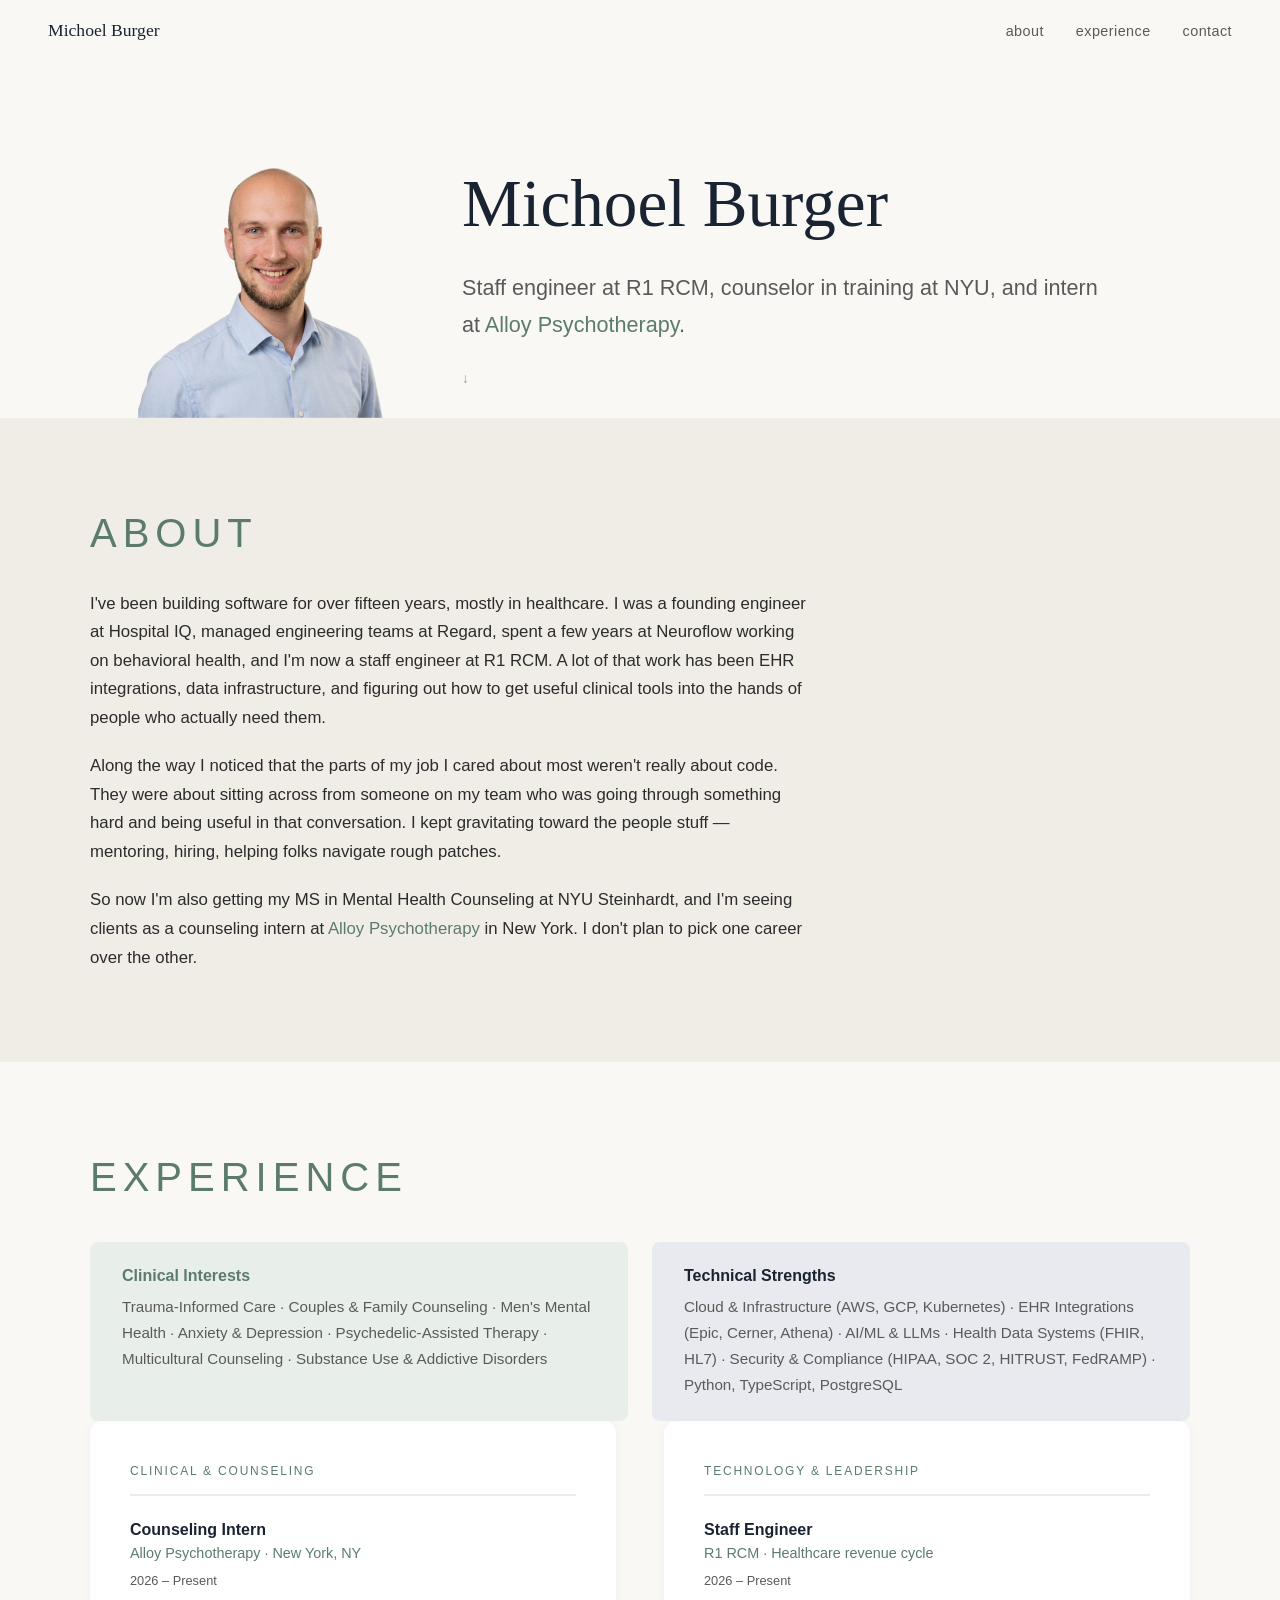
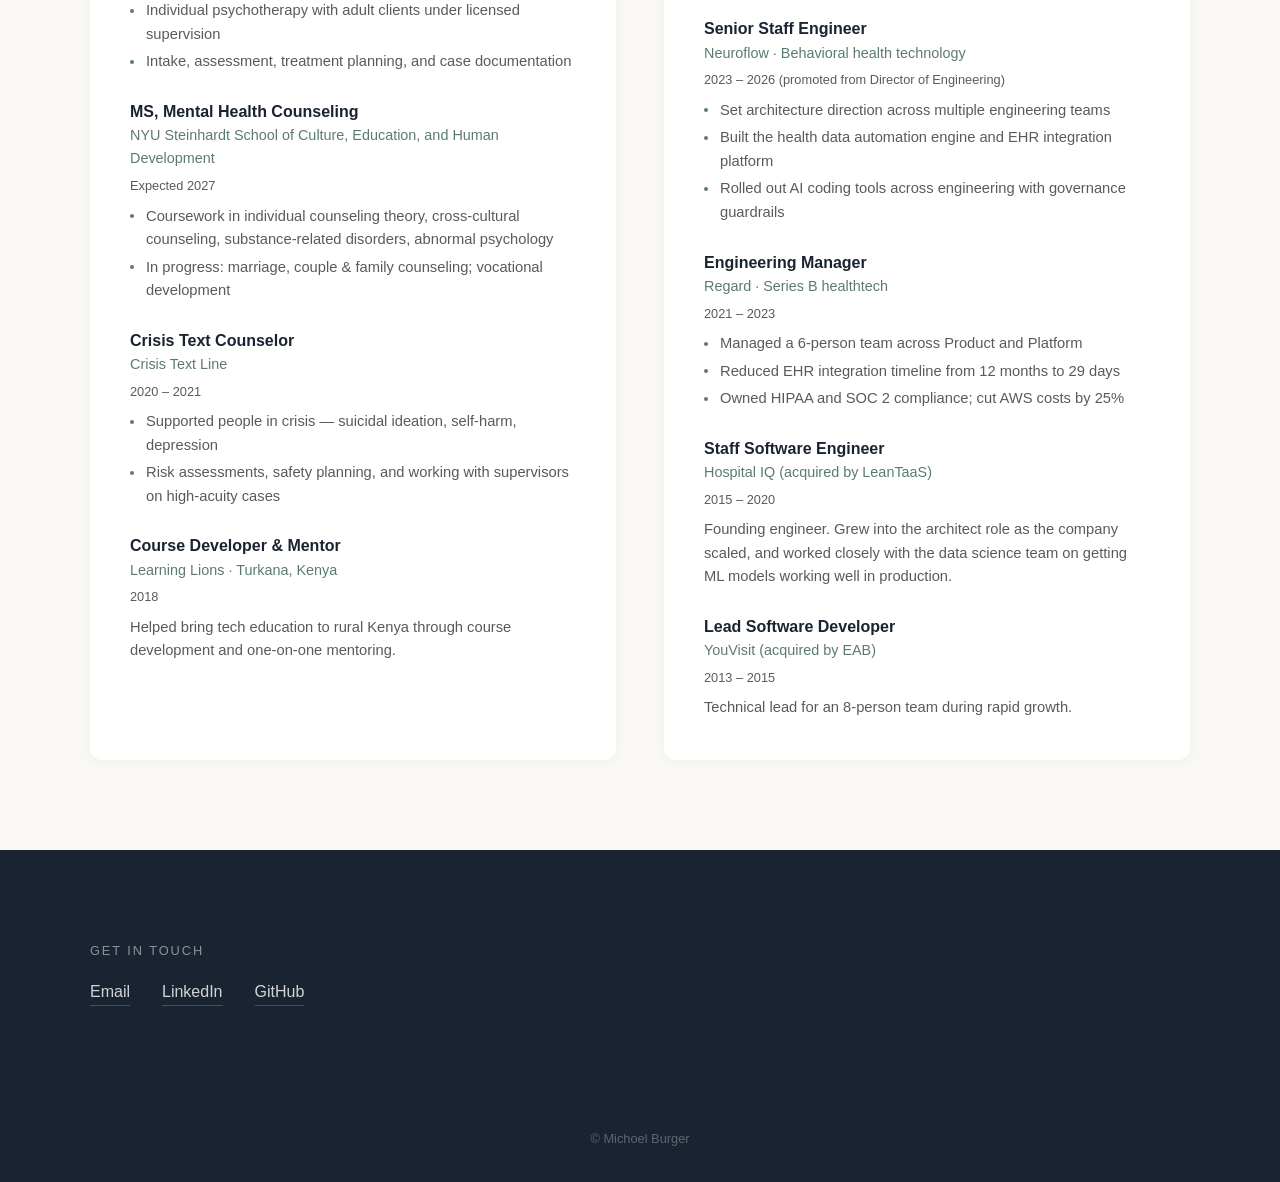
<file: index.html>
<!doctype html>
<html lang="en">
<head>
	<meta charset="utf-8">
	<meta name="viewport" content="width=device-width, initial-scale=1">
	<meta name="description" content="Michoel Burger — Staff engineer at R1 RCM, mental health counselor in training at NYU Steinhardt, and counseling intern at Alloy Psychotherapy in New York.">

	<title>Michoel Burger</title>
	<link rel="shortcut icon" type="image/png" href="assets/img/favicon.png">
	<link rel="stylesheet" href="assets/css/main.css">
</head>
<body>

	<!-- Nav -->
	<nav class="site-nav" role="navigation">
		<a href="#" class="nav-name">Michoel Burger</a>
		<button class="nav-toggle" aria-label="Toggle navigation">
			<span></span>
			<span></span>
			<span></span>
		</button>
		<ul class="nav-links">
			<li><a href="#about">about</a></li>
			<li><a href="#experience">experience</a></li>
			<li><a href="#contact">contact</a></li>
		</ul>
	</nav>

	<!-- Hero -->
	<section class="hero section">
		<div class="hero-content">
			<img class="hero-portrait" src="assets/img/headshot.png" alt="Michoel Burger" width="520" height="565">
			<div class="hero-copy">
				<h1>Michoel Burger</h1>
				<p class="hero-subtitle">
					Staff engineer at R1 RCM, counselor in training at NYU, and intern at <a href="https://www.alloypsychotherapy.com/" target="_blank" rel="noopener">Alloy Psychotherapy</a>.
				</p>
				<p class="hero-scroll-hint">&darr;</p>
			</div>
		</div>
	</section>

	<!-- About -->
	<section id="about" class="about section">
		<div class="section-inner fade-in">
			<h2 class="section-label">About</h2>
			<div class="about-text">
				<p>I've been building software for over fifteen years, mostly in healthcare. I was a founding engineer at Hospital IQ, managed engineering teams at Regard, spent a few years at Neuroflow working on behavioral health, and I'm now a staff engineer at R1 RCM. A lot of that work has been EHR integrations, data infrastructure, and figuring out how to get useful clinical tools into the hands of people who actually need them.</p>
				<p>Along the way I noticed that the parts of my job I cared about most weren't really about code. They were about sitting across from someone on my team who was going through something hard and being useful in that conversation. I kept gravitating toward the people stuff &mdash; mentoring, hiring, helping folks navigate rough patches.</p>
				<p>So now I'm also getting my MS in Mental Health Counseling at NYU Steinhardt, and I'm seeing clients as a counseling intern at <a href="https://www.alloypsychotherapy.com/" target="_blank" rel="noopener">Alloy Psychotherapy</a> in New York. I don't plan to pick one career over the other.</p>
			</div>
		</div>
	</section>

	<!-- Experience -->
	<section id="experience" class="experience section">
		<div class="section-inner fade-in">
			<h2 class="section-label">Experience</h2>
			<div class="interests-grid">
				<div class="clinical-interests">
					<h3>Clinical Interests</h3>
					<p>Trauma-Informed Care &middot; Couples &amp; Family Counseling &middot; Men's Mental Health &middot; Anxiety &amp; Depression &middot; Psychedelic-Assisted Therapy &middot; Multicultural Counseling &middot; Substance Use &amp; Addictive Disorders</p>
				</div>
				<div class="technical-interests">
					<h3>Technical Strengths</h3>
					<p>Cloud &amp; Infrastructure (AWS, GCP, Kubernetes) &middot; EHR Integrations (Epic, Cerner, Athena) &middot; AI/ML &amp; LLMs &middot; Health Data Systems (FHIR, HL7) &middot; Security &amp; Compliance (HIPAA, SOC 2, HITRUST, FedRAMP) &middot; Python, TypeScript, PostgreSQL</p>
				</div>
			</div>
			<div class="experience-tracks">

				<!-- Clinical & Counseling Track -->
				<div class="track">
					<p class="track-label">Clinical &amp; Counseling</p>

					<div class="track-item">
						<h3>Counseling Intern</h3>
						<p class="org"><a href="https://www.alloypsychotherapy.com/" target="_blank" rel="noopener">Alloy Psychotherapy</a> &middot; New York, NY</p>
						<p class="period">2026 &ndash; Present</p>
						<ul>
							<li>Individual psychotherapy with adult clients under licensed supervision</li>
							<li>Intake, assessment, treatment planning, and case documentation</li>
						</ul>
					</div>

					<div class="track-item">
						<h3>MS, Mental Health Counseling</h3>
						<p class="org">NYU Steinhardt School of Culture, Education, and Human Development</p>
						<p class="period">Expected 2027</p>
						<ul>
							<li>Coursework in individual counseling theory, cross-cultural counseling, substance-related disorders, abnormal psychology</li>
							<li>In progress: marriage, couple &amp; family counseling; vocational development</li>
						</ul>
					</div>

					<div class="track-item">
						<h3>Crisis Text Counselor</h3>
						<p class="org">Crisis Text Line</p>
						<p class="period">2020 &ndash; 2021</p>
						<ul>
							<li>Supported people in crisis &mdash; suicidal ideation, self-harm, depression</li>
							<li>Risk assessments, safety planning, and working with supervisors on high-acuity cases</li>
						</ul>
					</div>

					<div class="track-item">
						<h3>Course Developer &amp; Mentor</h3>
						<p class="org">Learning Lions &middot; Turkana, Kenya</p>
						<p class="period">2018</p>
						<p>Helped bring tech education to rural Kenya through course development and one-on-one mentoring.</p>
					</div>
				</div>

				<!-- Technology & Leadership Track -->
				<div class="track">
					<p class="track-label">Technology &amp; Leadership</p>

					<div class="track-item">
						<h3>Staff Engineer</h3>
						<p class="org">R1 RCM &middot; Healthcare revenue cycle</p>
						<p class="period">2026 &ndash; Present</p>
					</div>

					<div class="track-item">
						<h3>Senior Staff Engineer</h3>
						<p class="org">Neuroflow &middot; Behavioral health technology</p>
						<p class="period">2023 &ndash; 2026 (promoted from Director of Engineering)</p>
						<ul>
							<li>Set architecture direction across multiple engineering teams</li>
							<li>Built the health data automation engine and EHR integration platform</li>
							<li>Rolled out AI coding tools across engineering with governance guardrails</li>
						</ul>
					</div>

					<div class="track-item">
						<h3>Engineering Manager</h3>
						<p class="org">Regard &middot; Series B healthtech</p>
						<p class="period">2021 &ndash; 2023</p>
						<ul>
							<li>Managed a 6-person team across Product and Platform</li>
							<li>Reduced EHR integration timeline from 12 months to 29 days</li>
							<li>Owned HIPAA and SOC 2 compliance; cut AWS costs by 25%</li>
						</ul>
					</div>

					<div class="track-item">
						<h3>Staff Software Engineer</h3>
						<p class="org">Hospital IQ (acquired by LeanTaaS)</p>
						<p class="period">2015 &ndash; 2020</p>
						<p>Founding engineer. Grew into the architect role as the company scaled, and worked closely with the data science team on getting ML models working well in production.</p>
					</div>

					<div class="track-item">
						<h3>Lead Software Developer</h3>
						<p class="org">YouVisit (acquired by EAB)</p>
						<p class="period">2013 &ndash; 2015</p>
						<p>Technical lead for an 8-person team during rapid growth.</p>
					</div>
				</div>

			</div>
		</div>
	</section>

	<!-- Contact -->
	<section id="contact" class="contact section">
		<div class="section-inner fade-in">
			<p class="section-label">Get in Touch</p>
			<div class="contact-links">
				<a href="mailto:me@michoelburger.com">Email</a>
				<a href="https://www.linkedin.com/in/michoelburger/" target="_blank" rel="noopener">LinkedIn</a>
				<a href="https://github.com/mburgs/" target="_blank" rel="noopener">GitHub</a>
			</div>
		</div>
	</section>

	<footer class="site-footer">
		&copy; Michoel Burger
	</footer>

	<script src="assets/js/main.js"></script>
</body>
</html>
</file>
<file: assets/css/main.css>
/* ===== Custom Properties ===== */
:root {
  --color-bg: #faf8f5;
  --color-bg-alt: #f0ece6;
  --color-text: #2c2c2c;
  --color-text-muted: #5a5a5a;
  --color-heading: #1a2332;
  --color-accent: #5c7c6b;
  --color-accent-light: #e8efeb;
  --color-link: #5c7c6b;
  --color-link-hover: #3d5a4a;
  --color-border: #d4cfc7;
  --color-card-bg: #ffffff;

  --font-heading: 'Georgia', 'Times New Roman', 'Palatino', serif;
  --font-body: -apple-system, BlinkMacSystemFont, 'Segoe UI', 'Helvetica Neue', Arial, sans-serif;

  --max-width: 1100px;
  --section-padding: clamp(4rem, 10vh, 8rem) clamp(1.5rem, 5vw, 3rem);
}

/* ===== Reset & Base ===== */
*, *::before, *::after {
  box-sizing: border-box;
  margin: 0;
  padding: 0;
}

html {
  scroll-behavior: smooth;
  -webkit-font-smoothing: antialiased;
  -moz-osx-font-smoothing: grayscale;
}

body {
  font-family: var(--font-body);
  color: var(--color-text);
  background: var(--color-bg);
  line-height: 1.7;
  font-size: 1.05rem;
}

h1, h2, h3, h4 {
  font-family: var(--font-heading);
  color: var(--color-heading);
  line-height: 1.25;
}

a {
  color: var(--color-link);
  text-decoration: none;
  border-bottom: 1px solid transparent;
  transition: border-color 0.2s, color 0.2s;
}

a:hover {
  color: var(--color-link-hover);
  border-bottom-color: var(--color-link-hover);
}

img {
  max-width: 100%;
  display: block;
}

/* ===== Layout ===== */
.section {
  padding: var(--section-padding);
}

.section-inner {
  max-width: var(--max-width);
  margin: 0 auto;
}

/* ===== Nav ===== */
.site-nav {
  position: fixed;
  top: 0;
  left: 0;
  right: 0;
  z-index: 100;
  padding: 1rem clamp(1.5rem, 5vw, 3rem);
  display: flex;
  justify-content: space-between;
  align-items: center;
  background: rgba(250, 248, 245, 0.9);
  backdrop-filter: blur(10px);
  -webkit-backdrop-filter: blur(10px);
  transition: box-shadow 0.3s;
}

.site-nav.scrolled {
  box-shadow: 0 1px 8px rgba(0, 0, 0, 0.06);
}

.nav-name {
  font-family: var(--font-heading);
  font-size: 1.1rem;
  color: var(--color-heading);
  font-weight: normal;
}

.nav-links {
  display: flex;
  gap: 2rem;
  list-style: none;
}

.nav-links a {
  font-size: 0.9rem;
  color: var(--color-text-muted);
  letter-spacing: 0.03em;
  text-transform: lowercase;
}

.nav-links a:hover {
  color: var(--color-heading);
}

.nav-toggle {
  display: none;
  background: none;
  border: none;
  cursor: pointer;
  padding: 0.5rem;
}

.nav-toggle span {
  display: block;
  width: 22px;
  height: 2px;
  background: var(--color-heading);
  margin: 5px 0;
  transition: transform 0.3s, opacity 0.3s;
}

/* ===== Hero ===== */
.hero {
  display: flex;
  align-items: flex-end;
  padding-top: clamp(7rem, 15vh, 10rem);
  padding-bottom: 0;
}

.hero-content {
  width: 100%;
  max-width: var(--max-width);
  margin: 0 auto;
  padding: 0 clamp(1.5rem, 5vw, 3rem);
  display: grid;
  grid-template-columns: clamp(180px, 22vw, 260px) 1fr;
  gap: clamp(2rem, 5vw, 4rem);
  align-items: end;
}

/* Portrait stands on the section edge; the copy centers against it. */
.hero-copy {
  align-self: center;
}

.hero-portrait {
  width: 100%;
  height: auto;
  display: block;
}

.hero h1 {
  font-size: clamp(2.5rem, 6vw, 4.2rem);
  font-weight: normal;
  margin-bottom: 1.5rem;
}

.hero-subtitle {
  font-size: clamp(1.1rem, 2.5vw, 1.35rem);
  color: var(--color-text-muted);
  max-width: 640px;
  line-height: 1.7;
}

.hero-scroll-hint {
  margin-top: 1.5rem;
  color: var(--color-text-muted);
  font-size: 0.85rem;
  opacity: 0.6;
  animation: gentle-bounce 3s ease-in-out infinite;
}

@keyframes gentle-bounce {
  0%, 100% { transform: translateY(0); }
  50% { transform: translateY(6px); }
}

/* ===== About ===== */
.about {
  background: var(--color-bg-alt);
}

.section-label {
  font-family: var(--font-body);
  font-size: 0.8rem;
  text-transform: uppercase;
  letter-spacing: 0.15em;
  color: var(--color-accent);
  margin-bottom: 1rem;
}

.about h2 {
  font-size: clamp(1.8rem, 4vw, 2.5rem);
  font-weight: normal;
  margin-bottom: 2rem;
}

.about-text {
  max-width: 720px;
}

.about-text p {
  margin-bottom: 1.25rem;
  color: var(--color-text);
}

.about-text p:last-child {
  margin-bottom: 0;
}

.interests-grid {
  display: grid;
  grid-template-columns: 1fr 1fr;
  gap: 1.5rem;
  margin-top: 2rem;
}

.clinical-interests,
.technical-interests {
  padding: 1.5rem 2rem;
  border-radius: 8px;
}

.clinical-interests {
  background: var(--color-accent-light);
}

.technical-interests {
  background: #e8eaef;
}

.clinical-interests h3,
.technical-interests h3 {
  font-size: 1rem;
  font-family: var(--font-body);
  font-weight: 600;
  margin-bottom: 0.5rem;
}

.clinical-interests h3 {
  color: var(--color-accent);
}

.technical-interests h3 {
  color: var(--color-heading);
}

.clinical-interests p,
.technical-interests p {
  color: var(--color-text-muted);
  font-size: 0.95rem;
  margin: 0;
}

/* ===== Experience ===== */
.experience {
  background: var(--color-bg);
}

.experience h2 {
  font-size: clamp(1.8rem, 4vw, 2.5rem);
  font-weight: normal;
  margin-bottom: 2.5rem;
}

.experience-tracks {
  display: grid;
  grid-template-columns: 1fr 1fr;
  gap: 3rem;
}

.track {
  background: var(--color-card-bg);
  border-radius: 12px;
  padding: 2.5rem;
  box-shadow: 0 2px 12px rgba(0, 0, 0, 0.04);
}

.track-label {
  font-family: var(--font-body);
  font-size: 0.75rem;
  text-transform: uppercase;
  letter-spacing: 0.15em;
  color: var(--color-accent);
  margin-bottom: 1.5rem;
  padding-bottom: 0.75rem;
  border-bottom: 2px solid var(--color-accent-light);
}

.track-item {
  margin-bottom: 1.75rem;
}

.track-item:last-child {
  margin-bottom: 0;
}

.track-item h3 {
  font-family: var(--font-body);
  font-size: 1rem;
  font-weight: 600;
  color: var(--color-heading);
  margin-bottom: 0.15rem;
}

.track-item .org {
  font-size: 0.9rem;
  color: var(--color-accent);
  margin-bottom: 0.35rem;
}

.track-item .period {
  font-size: 0.8rem;
  color: var(--color-text-muted);
  margin-bottom: 0.5rem;
}

.track-item p {
  font-size: 0.92rem;
  color: var(--color-text-muted);
  line-height: 1.6;
}

.track-item ul {
  list-style: none;
  padding: 0;
}

.track-item ul li {
  font-size: 0.92rem;
  color: var(--color-text-muted);
  line-height: 1.6;
  padding-left: 1rem;
  position: relative;
  margin-bottom: 0.25rem;
}

.track-item ul li::before {
  content: '';
  position: absolute;
  left: 0;
  top: 0.65em;
  width: 4px;
  height: 4px;
  background: var(--color-accent);
  border-radius: 50%;
}

/* ===== Contact ===== */
.contact {
  background: var(--color-heading);
  color: #ffffff;
}

.contact .section-label {
  color: rgba(255, 255, 255, 0.5);
}

.contact h2 {
  color: #ffffff;
  font-size: clamp(1.8rem, 4vw, 2.5rem);
  font-weight: normal;
  margin-bottom: 1rem;
}

.contact-links {
  display: flex;
  gap: 2rem;
  flex-wrap: wrap;
}

.contact-links a {
  color: rgba(255, 255, 255, 0.8);
  border-bottom: 1px solid rgba(255, 255, 255, 0.2);
  font-size: 1rem;
  transition: color 0.2s, border-color 0.2s;
}

.contact-links a:hover {
  color: #ffffff;
  border-bottom-color: #ffffff;
}

.site-footer {
  text-align: center;
  padding: 2rem;
  background: var(--color-heading);
  color: rgba(255, 255, 255, 0.3);
  font-size: 0.8rem;
}

/* ===== Scroll Animations ===== */
.fade-in {
  opacity: 0;
  transform: translateY(20px);
  transition: opacity 0.6s ease, transform 0.6s ease;
}

.fade-in.visible {
  opacity: 1;
  transform: translateY(0);
}

/* ===== Responsive ===== */
@media (max-width: 768px) {
  .nav-links {
    display: none;
    position: absolute;
    top: 100%;
    left: 0;
    right: 0;
    background: rgba(250, 248, 245, 0.98);
    backdrop-filter: blur(10px);
    flex-direction: column;
    padding: 1.5rem clamp(1.5rem, 5vw, 3rem);
    gap: 1rem;
    box-shadow: 0 4px 12px rgba(0, 0, 0, 0.06);
  }

  .nav-links.open {
    display: flex;
  }

  .nav-toggle {
    display: block;
  }

  .nav-toggle.open span:nth-child(1) {
    transform: rotate(45deg) translate(5px, 5px);
  }

  .nav-toggle.open span:nth-child(2) {
    opacity: 0;
  }

  .nav-toggle.open span:nth-child(3) {
    transform: rotate(-45deg) translate(5px, -5px);
  }

  .hero {
    align-items: center;
    padding-bottom: clamp(4rem, 10vh, 8rem);
  }

  .hero-content {
    grid-template-columns: 1fr;
    gap: 2rem;
    align-items: center;
  }

  .hero-copy {
    align-self: start;
  }

  .hero-portrait {
    max-width: 180px;
  }

  .interests-grid {
    grid-template-columns: 1fr;
  }

  .experience-tracks {
    grid-template-columns: 1fr;
  }
}
</file>
